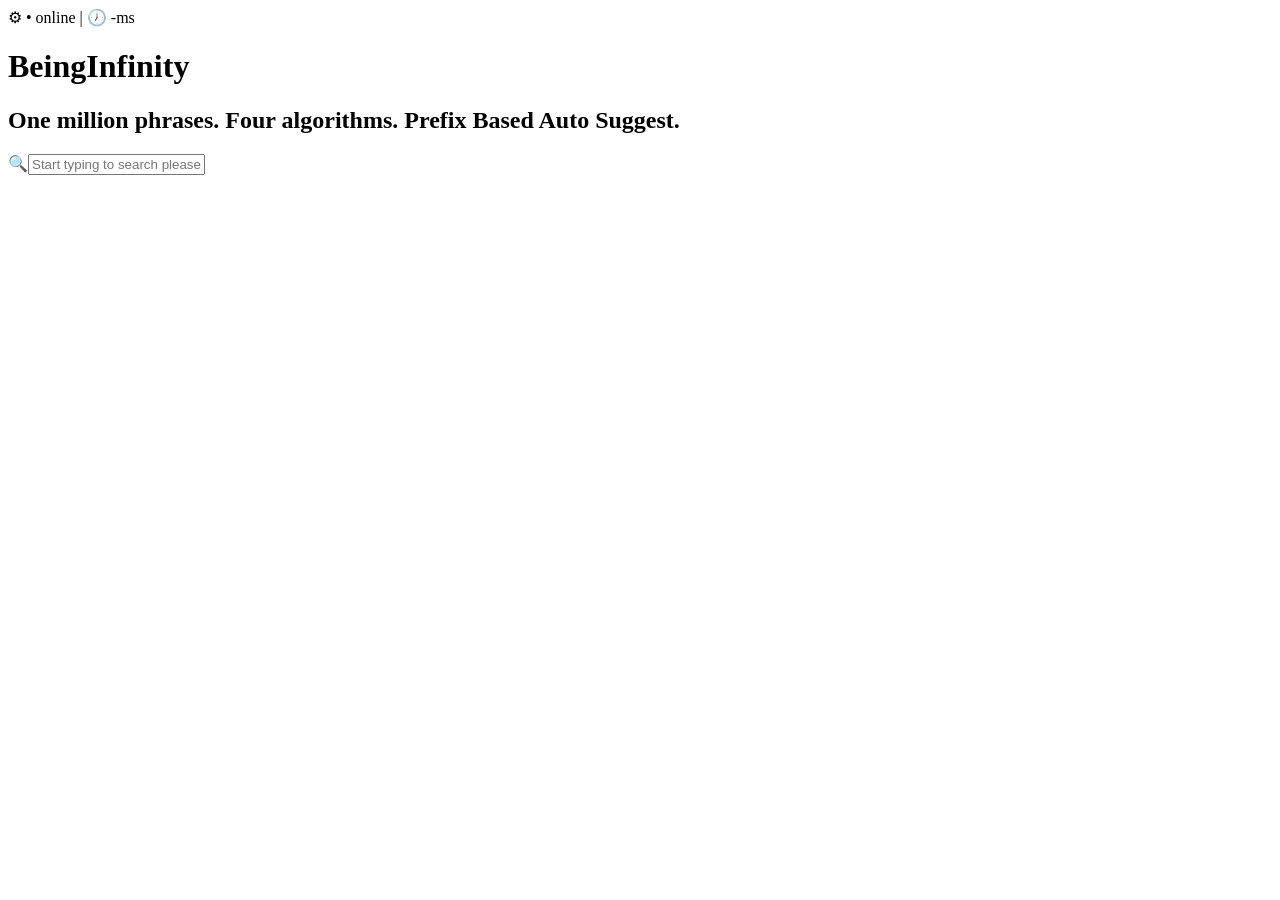
<file: target/classes/static/autosuggest.html>
<!DOCTYPE html>
<html lang="en">
<head>
    <meta charset="UTF-8">
    <meta name="viewport" content="width=device-width, initial-scale=1.0">
    <title></title>
    
</head>
<body>
    <span>&#9881;</span>
    <span>&#8226; online | &#128342; -ms </span>
    <h1>BeingInfinity</h1>
    <h2>One million phrases. Four algorithms. Prefix Based 
        Auto Suggest.</h2>
    <span>&#128269;<input type="text" placeholder="Start typing to search please"</span>

    
</body>
</html>
</file>
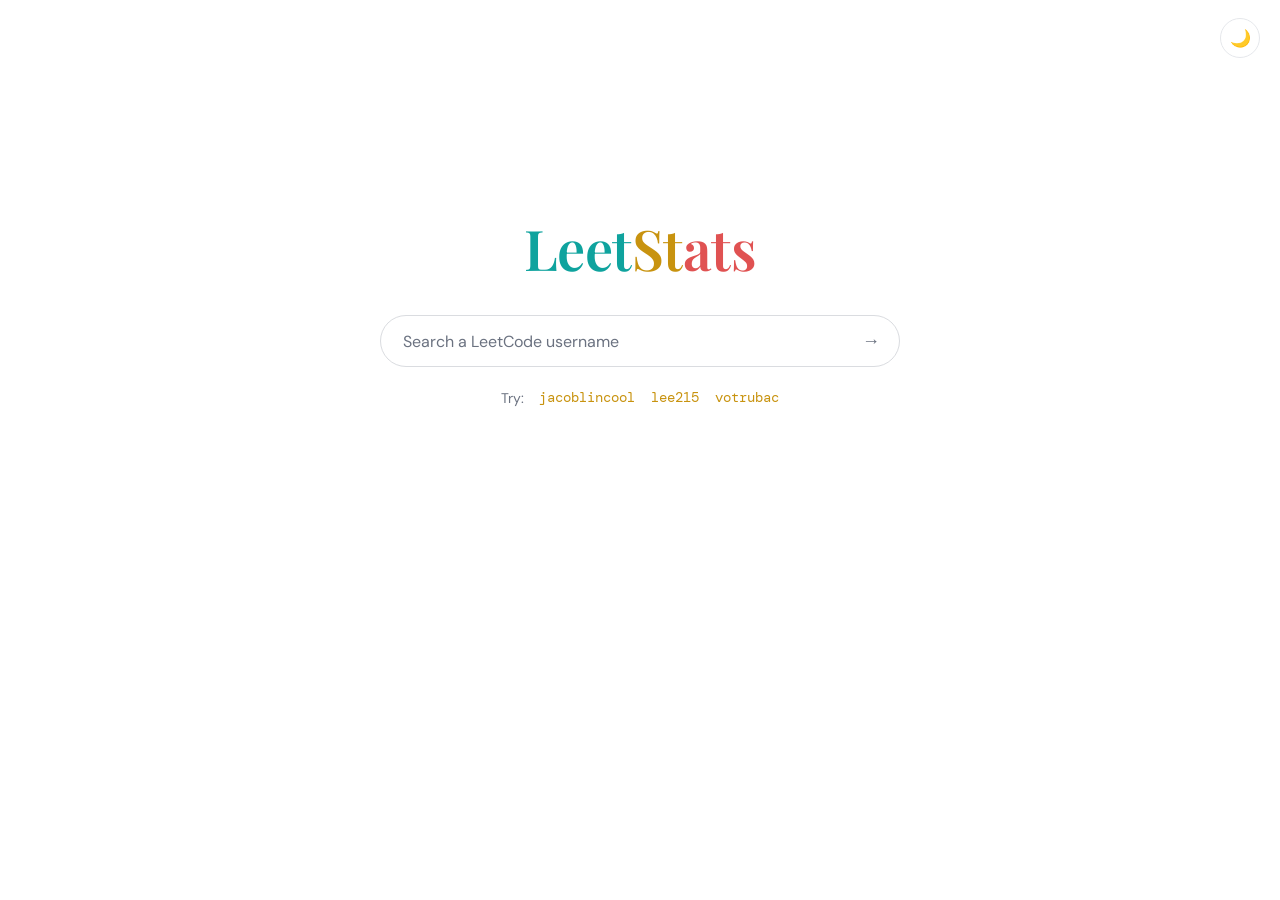
<file: target/classes/static/leetcode-stats.html>
<!DOCTYPE html>
<html lang="en" data-theme="light">
<head>
<meta charset="UTF-8">
<meta name="viewport" content="width=device-width, initial-scale=1.0">
<title>LeetStats</title>
<link rel="preconnect" href="https://fonts.googleapis.com">
<link rel="preconnect" href="https://fonts.gstatic.com" crossorigin>
<link href="https://fonts.googleapis.com/css2?family=Playfair+Display:wght@600&family=DM+Sans:wght@400;500;700&family=DM+Mono:wght@400;500&display=swap" rel="stylesheet">
<style>
  :root, [data-theme="light"] {
    --bg: #ffffff;
    --text: #1f2328;
    --muted: #6b7280;
    --line: #e5e7eb;
    --surface: #ffffff;
    --input-border: #dadce0;
    --input-shadow: rgba(32, 33, 36, 0.12);
    --track: #f0f1f3;
    --easy: #0fa39e;
    --medium: #c8930f;
    --hard: #e05252;
    --accent: #c8930f;
    --card-shadow: 0 1px 3px rgba(32, 33, 36, 0.08), 0 8px 28px rgba(32, 33, 36, 0.06);
  }
  [data-theme="dark"] {
    --bg: #0a0b0d;
    --text: #e9e7e2;
    --muted: #8b8f98;
    --line: rgba(255, 255, 255, 0.09);
    --surface: #121418;
    --input-border: rgba(255, 255, 255, 0.14);
    --input-shadow: rgba(0, 0, 0, 0.5);
    --track: rgba(255, 255, 255, 0.08);
    --easy: #3ddad7;
    --medium: #e3b341;
    --hard: #ff6b6b;
    --accent: #e3b341;
    --card-shadow: 0 20px 50px rgba(0, 0, 0, 0.45);
  }

  * { margin: 0; padding: 0; box-sizing: border-box; }

  html, body { height: 100%; }

  body {
    background: var(--bg);
    color: var(--text);
    font-family: "DM Sans", system-ui, sans-serif;
    display: flex;
    flex-direction: column;
    align-items: center;
    transition: background 0.25s, color 0.25s;
  }

  /* theme toggle, top right */
  .theme-toggle {
    position: fixed;
    top: 18px;
    right: 20px;
    width: 40px;
    height: 40px;
    border-radius: 50%;
    border: 1px solid var(--line);
    background: var(--surface);
    color: var(--text);
    font-size: 17px;
    cursor: pointer;
    display: flex;
    align-items: center;
    justify-content: center;
    transition: background 0.25s, border-color 0.25s, transform 0.15s;
    z-index: 10;
  }
  .theme-toggle:hover { transform: scale(1.06); }
  .theme-toggle:focus-visible { outline: 2px solid var(--accent); outline-offset: 2px; }

  main {
    width: 100%;
    max-width: 640px;
    padding: 0 24px 64px;
    display: flex;
    flex-direction: column;
    align-items: center;
    /* Google-style: sits a bit above vertical center when idle */
    margin-top: clamp(96px, 24vh, 210px);
    transition: margin-top 0.45s cubic-bezier(0.3, 0.8, 0.3, 1);
  }
  body.has-result main { margin-top: 72px; }

  .wordmark {
    font-family: "Playfair Display", serif;
    font-weight: 600;
    font-size: clamp(40px, 8vw, 56px);
    letter-spacing: -0.01em;
    margin-bottom: 30px;
    user-select: none;
  }
  .wordmark .l { color: var(--easy); }
  .wordmark .e { color: var(--medium); }
  .wordmark .t { color: var(--hard); }

  /* search */
  .search {
    width: 100%;
    max-width: 520px;
    display: flex;
    align-items: center;
    gap: 12px;
    background: var(--surface);
    border: 1px solid var(--input-border);
    border-radius: 999px;
    padding: 0 8px 0 22px;
    height: 52px;
    transition: box-shadow 0.2s, border-color 0.2s, background 0.25s;
  }
  .search:focus-within {
    box-shadow: 0 2px 10px var(--input-shadow);
    border-color: transparent;
  }
  [data-theme="dark"] .search:focus-within { border-color: var(--accent); box-shadow: none; }

  .search input {
    flex: 1;
    min-width: 0;
    border: none;
    outline: none;
    background: transparent;
    color: var(--text);
    font-family: "DM Mono", monospace;
    font-size: 16px;
  }
  .search input::placeholder { color: var(--muted); font-family: "DM Sans", sans-serif; }

  .search button {
    border: none;
    background: transparent;
    color: var(--muted);
    font-size: 18px;
    width: 40px;
    height: 40px;
    border-radius: 50%;
    cursor: pointer;
    display: flex;
    align-items: center;
    justify-content: center;
    transition: color 0.15s, background 0.15s;
  }
  .search button:hover { color: var(--accent); background: var(--track); }
  .search button:focus-visible { outline: 2px solid var(--accent); outline-offset: 1px; }
  .search button:disabled { opacity: 0.45; cursor: wait; }

  .try {
    margin-top: 20px;
    font-size: 14px;
    color: var(--muted);
    display: flex;
    gap: 14px;
    align-items: center;
    flex-wrap: wrap;
    justify-content: center;
  }
  .try button {
    background: none;
    border: none;
    padding: 2px 1px;
    color: var(--accent);
    font-family: "DM Mono", monospace;
    font-size: 13.5px;
    cursor: pointer;
    border-bottom: 1px dashed transparent;
    transition: border-color 0.15s;
  }
  .try button:hover { border-bottom-color: var(--accent); }
  .try button:focus-visible { outline: 2px solid var(--accent); outline-offset: 2px; }

  /* states */
  .loader {
    margin-top: 52px;
    width: 34px; height: 34px;
    border: 3px solid var(--track);
    border-top-color: var(--accent);
    border-radius: 50%;
    animation: spin 0.8s linear infinite;
  }
  @keyframes spin { to { transform: rotate(360deg); } }

  .error {
    margin-top: 44px;
    text-align: center;
    color: var(--muted);
    font-size: 14.5px;
    line-height: 1.6;
    max-width: 420px;
  }
  .error b { color: var(--hard); font-weight: 700; display: block; margin-bottom: 4px; }

  /* card */
  .card {
    width: 100%;
    margin-top: 44px;
    background: var(--surface);
    border: 1px solid var(--line);
    border-radius: 18px;
    padding: 30px 34px;
    box-shadow: var(--card-shadow);
    animation: rise 0.45s cubic-bezier(0.2, 0.7, 0.3, 1) both;
    transition: background 0.25s, border-color 0.25s;
  }
  @keyframes rise {
    from { opacity: 0; transform: translateY(14px); }
    to   { opacity: 1; transform: translateY(0); }
  }

  .card-head {
    display: flex;
    justify-content: space-between;
    align-items: baseline;
    gap: 10px;
    flex-wrap: wrap;
    margin-bottom: 26px;
  }
  .card-head a {
    font-family: "Playfair Display", serif;
    font-size: 23px;
    font-weight: 600;
    color: var(--text);
    text-decoration: none;
  }
  .card-head a:hover { color: var(--accent); }
  .card-head .rank {
    font-family: "DM Mono", monospace;
    font-size: 13px;
    color: var(--muted);
  }
  .card-head .rank b { color: var(--accent); font-weight: 500; }

  .card-body {
    display: grid;
    grid-template-columns: 168px 1fr;
    gap: 34px;
    align-items: center;
  }

  .ring-wrap { position: relative; width: 168px; height: 168px; margin: 0 auto; }
  .ring-wrap svg { transform: rotate(-90deg); display: block; }
  .ring-track { fill: none; stroke: var(--track); stroke-width: 9; }
  .ring-fill {
    fill: none;
    stroke: var(--accent);
    stroke-width: 9;
    stroke-linecap: round;
    transition: stroke-dashoffset 1.1s cubic-bezier(0.3, 0.8, 0.3, 1), stroke 0.25s;
  }
  .ring-center {
    position: absolute; inset: 0;
    display: flex; flex-direction: column;
    align-items: center; justify-content: center;
  }
  .ring-center .big {
    font-family: "DM Mono", monospace;
    font-size: 36px;
    line-height: 1;
  }
  .ring-center .small {
    color: var(--muted);
    font-size: 11.5px;
    margin-top: 6px;
    letter-spacing: 0.06em;
    text-transform: uppercase;
  }

  .bars { display: flex; flex-direction: column; gap: 18px; }
  .bar-top {
    display: flex;
    justify-content: space-between;
    align-items: baseline;
    margin-bottom: 7px;
  }
  .bar-top .label {
    font-size: 12.5px;
    font-weight: 700;
    letter-spacing: 0.09em;
    text-transform: uppercase;
  }
  .bar-top .nums {
    font-family: "DM Mono", monospace;
    font-size: 13px;
    color: var(--muted);
  }
  .bar-top .nums b { color: var(--text); font-weight: 500; }
  .bar-track { height: 7px; border-radius: 99px; background: var(--track); overflow: hidden; }
  .bar-fill { height: 100%; width: 0; border-radius: 99px; transition: width 1.1s cubic-bezier(0.3, 0.8, 0.3, 1); }
  .easy   .label { color: var(--easy); }   .easy   .bar-fill { background: var(--easy); }
  .medium .label { color: var(--medium); } .medium .bar-fill { background: var(--medium); }
  .hard   .label { color: var(--hard); }   .hard   .bar-fill { background: var(--hard); }

  .hidden { display: none !important; }

  @media (max-width: 540px) {
    .card { padding: 24px 20px; }
    .card-body { grid-template-columns: 1fr; gap: 26px; }
  }

  @media (prefers-reduced-motion: reduce) {
    * { animation: none !important; transition: none !important; }
  }
</style>
</head>
<body>
  <button class="theme-toggle" id="theme-toggle" aria-label="Switch theme" title="Switch theme">🌙</button>

  <main>
    <h1 class="wordmark"><span class="l">Leet</span><span class="e">St</span><span class="t">ats</span></h1>

    <div class="search">
      <input id="username" type="text" placeholder="Search a LeetCode username" autocomplete="off" spellcheck="false" aria-label="LeetCode username">
      <button id="go" aria-label="Fetch stats" title="Fetch stats">→</button>
    </div>

    <div class="try">
      <span>Try:</span>
      <button data-u="jacoblincool">jacoblincool</button>
      <button data-u="lee215">lee215</button>
      <button data-u="votrubac">votrubac</button>
    </div>

    <div id="loading" class="loader hidden" role="status" aria-label="Loading"></div>

    <div id="error" class="error hidden" role="alert">
      <b>Couldn't fetch that profile</b>
      <span id="error-msg"></span>
    </div>

    <section id="card" class="card hidden" aria-live="polite">
      <div class="card-head">
        <a id="profile-link" href="#" target="_blank" rel="noopener"></a>
        <span class="rank">Rank <b id="ranking">—</b></span>
      </div>
      <div class="card-body">
        <div class="ring-wrap">
          <svg width="168" height="168" viewBox="0 0 168 168" aria-hidden="true">
            <circle class="ring-track" cx="84" cy="84" r="74"></circle>
            <circle class="ring-fill" id="ring" cx="84" cy="84" r="74"></circle>
          </svg>
          <div class="ring-center">
            <div class="big" id="total-solved">0</div>
            <div class="small" id="total-label">solved</div>
          </div>
        </div>
        <div class="bars">
          <div class="bar-row easy">
            <div class="bar-top"><span class="label">Easy</span>
              <span class="nums"><b id="easy-solved">0</b> / <span id="easy-total">0</span></span></div>
            <div class="bar-track"><div class="bar-fill" id="easy-bar"></div></div>
          </div>
          <div class="bar-row medium">
            <div class="bar-top"><span class="label">Medium</span>
              <span class="nums"><b id="medium-solved">0</b> / <span id="medium-total">0</span></span></div>
            <div class="bar-track"><div class="bar-fill" id="medium-bar"></div></div>
          </div>
          <div class="bar-row hard">
            <div class="bar-top"><span class="label">Hard</span>
              <span class="nums"><b id="hard-solved">0</b> / <span id="hard-total">0</span></span></div>
            <div class="bar-track"><div class="bar-fill" id="hard-bar"></div></div>
          </div>
        </div>
      </div>
    </section>
  </main>

<script>
(function () {
  "use strict";

  /* ---------- theme ---------- */
  var root = document.documentElement;
  var toggle = document.getElementById("theme-toggle");
  var prefersDark = window.matchMedia("(prefers-color-scheme: dark)").matches;
  setTheme(prefersDark ? "dark" : "light");

  function setTheme(t) {
    root.setAttribute("data-theme", t);
    toggle.textContent = t === "dark" ? "☀️" : "🌙";
  }
  toggle.addEventListener("click", function () {
    setTheme(root.getAttribute("data-theme") === "dark" ? "light" : "dark");
  });

  /* ---------- elements ---------- */
  var input = document.getElementById("username");
  var goBtn = document.getElementById("go");
  var loadingEl = document.getElementById("loading");
  var errorEl = document.getElementById("error");
  var errorMsg = document.getElementById("error-msg");
  var cardEl = document.getElementById("card");

  var RING_R = 74;
  var RING_C = 2 * Math.PI * RING_R;
  var ring = document.getElementById("ring");
  ring.setAttribute("stroke-dasharray", RING_C);
  ring.setAttribute("stroke-dashoffset", RING_C);

  /* ---------- data sources (tried in order) ---------- */
  var SOURCES = [
    {
      url: function (u) { return "https://leetcode-api-faisalshohag.vercel.app/" + encodeURIComponent(u); },
      parse: function (d) {
        if (!d || d.errors || d.totalSolved === undefined) return null;
        return pick(d);
      }
    },
    {
      url: function (u) { return "https://alfa-leetcode-api.onrender.com/userProfile/" + encodeURIComponent(u); },
      parse: function (d) {
        if (!d || d.errors || d.totalSolved === undefined) return null;
        return pick(d);
      }
    },
    {
      url: function (u) { return "https://leetcode-stats-api.herokuapp.com/" + encodeURIComponent(u); },
      parse: function (d) {
        if (!d || d.status !== "success") return null;
        return pick(d);
      }
    }
  ];

  function pick(d) {
    return {
      totalSolved: d.totalSolved, totalQuestions: d.totalQuestions,
      easySolved: d.easySolved, totalEasy: d.totalEasy,
      mediumSolved: d.mediumSolved, totalMedium: d.totalMedium,
      hardSolved: d.hardSolved, totalHard: d.totalHard,
      ranking: d.ranking
    };
  }

  function fetchWithTimeout(url, ms) {
    var ctrl = new AbortController();
    var t = setTimeout(function () { ctrl.abort(); }, ms);
    return fetch(url, { signal: ctrl.signal })
      .then(function (r) { return r.json(); })
      .finally(function () { clearTimeout(t); });
  }

  function fetchStats(username) {
    var i = 0;
    function tryNext() {
      if (i >= SOURCES.length) return Promise.reject(new Error("all sources failed"));
      var src = SOURCES[i++];
      return fetchWithTimeout(src.url(username), 12000)
        .then(function (json) {
          var parsed = src.parse(json);
          return parsed || tryNext();
        })
        .catch(function () { return tryNext(); });
    }
    return tryNext();
  }

  /* ---------- rendering ---------- */
  function fmt(n) {
    if (n === null || n === undefined || isNaN(n)) return "—";
    return Number(n).toLocaleString("en-US");
  }

  function countUp(el, target, ms) {
    var reduce = window.matchMedia("(prefers-reduced-motion: reduce)").matches;
    if (reduce || !target) { el.textContent = fmt(target || 0); return; }
    var start = performance.now();
    (function step(now) {
      var p = Math.min(((now || performance.now()) - start) / ms, 1);
      var eased = 1 - Math.pow(1 - p, 3);
      el.textContent = fmt(Math.round(target * eased));
      if (p < 1) requestAnimationFrame(step);
    })();
  }

  function setBar(id, solved, total) {
    var pct = total > 0 ? (solved / total) * 100 : 0;
    document.getElementById(id).style.width = Math.max(pct, solved > 0 ? 2 : 0) + "%";
  }

  function render(username, s) {
    var link = document.getElementById("profile-link");
    link.textContent = username;
    link.href = "https://leetcode.com/u/" + encodeURIComponent(username) + "/";

    document.getElementById("ranking").textContent = "#" + fmt(s.ranking);
    document.getElementById("total-label").textContent = "of " + fmt(s.totalQuestions);
    document.getElementById("easy-solved").textContent = fmt(s.easySolved);
    document.getElementById("easy-total").textContent = fmt(s.totalEasy);
    document.getElementById("medium-solved").textContent = fmt(s.mediumSolved);
    document.getElementById("medium-total").textContent = fmt(s.totalMedium);
    document.getElementById("hard-solved").textContent = fmt(s.hardSolved);
    document.getElementById("hard-total").textContent = fmt(s.totalHard);

    document.body.classList.add("has-result");
    cardEl.classList.remove("hidden");

    requestAnimationFrame(function () {
      requestAnimationFrame(function () {
        countUp(document.getElementById("total-solved"), s.totalSolved, 1100);
        var pct = s.totalQuestions > 0 ? s.totalSolved / s.totalQuestions : 0;
        ring.setAttribute("stroke-dashoffset", RING_C * (1 - pct));
        setBar("easy-bar", s.easySolved, s.totalEasy);
        setBar("medium-bar", s.mediumSolved, s.totalMedium);
        setBar("hard-bar", s.hardSolved, s.totalHard);
      });
    });
  }

  function resetCard() {
    ring.setAttribute("stroke-dashoffset", RING_C);
    ["easy-bar", "medium-bar", "hard-bar"].forEach(function (id) {
      document.getElementById(id).style.width = "0";
    });
    document.getElementById("total-solved").textContent = "0";
  }

  /* ---------- flow ---------- */
  var busy = false;

  function lookup(username) {
    username = (username || "").trim();
    if (!username || busy) return;
    busy = true;

    input.value = username;
    goBtn.disabled = true;
    errorEl.classList.add("hidden");
    cardEl.classList.add("hidden");
    resetCard();
    loadingEl.classList.remove("hidden");

    fetchStats(username)
      .then(function (stats) {
        loadingEl.classList.add("hidden");
        render(username, stats);
      })
      .catch(function () {
        loadingEl.classList.add("hidden");
        errorMsg.textContent = 'No stats found for "' + username +
          '". Check the spelling, or the public stats APIs may be briefly busy — try again in a moment.';
        errorEl.classList.remove("hidden");
      })
      .finally(function () {
        goBtn.disabled = false;
        busy = false;
      });
  }

  goBtn.addEventListener("click", function () { lookup(input.value); });
  input.addEventListener("keydown", function (e) { if (e.key === "Enter") lookup(input.value); });
  document.querySelectorAll(".try button").forEach(function (b) {
    b.addEventListener("click", function () { lookup(b.dataset.u); });
  });
})();
</script>
</body>
</html>
</file>
